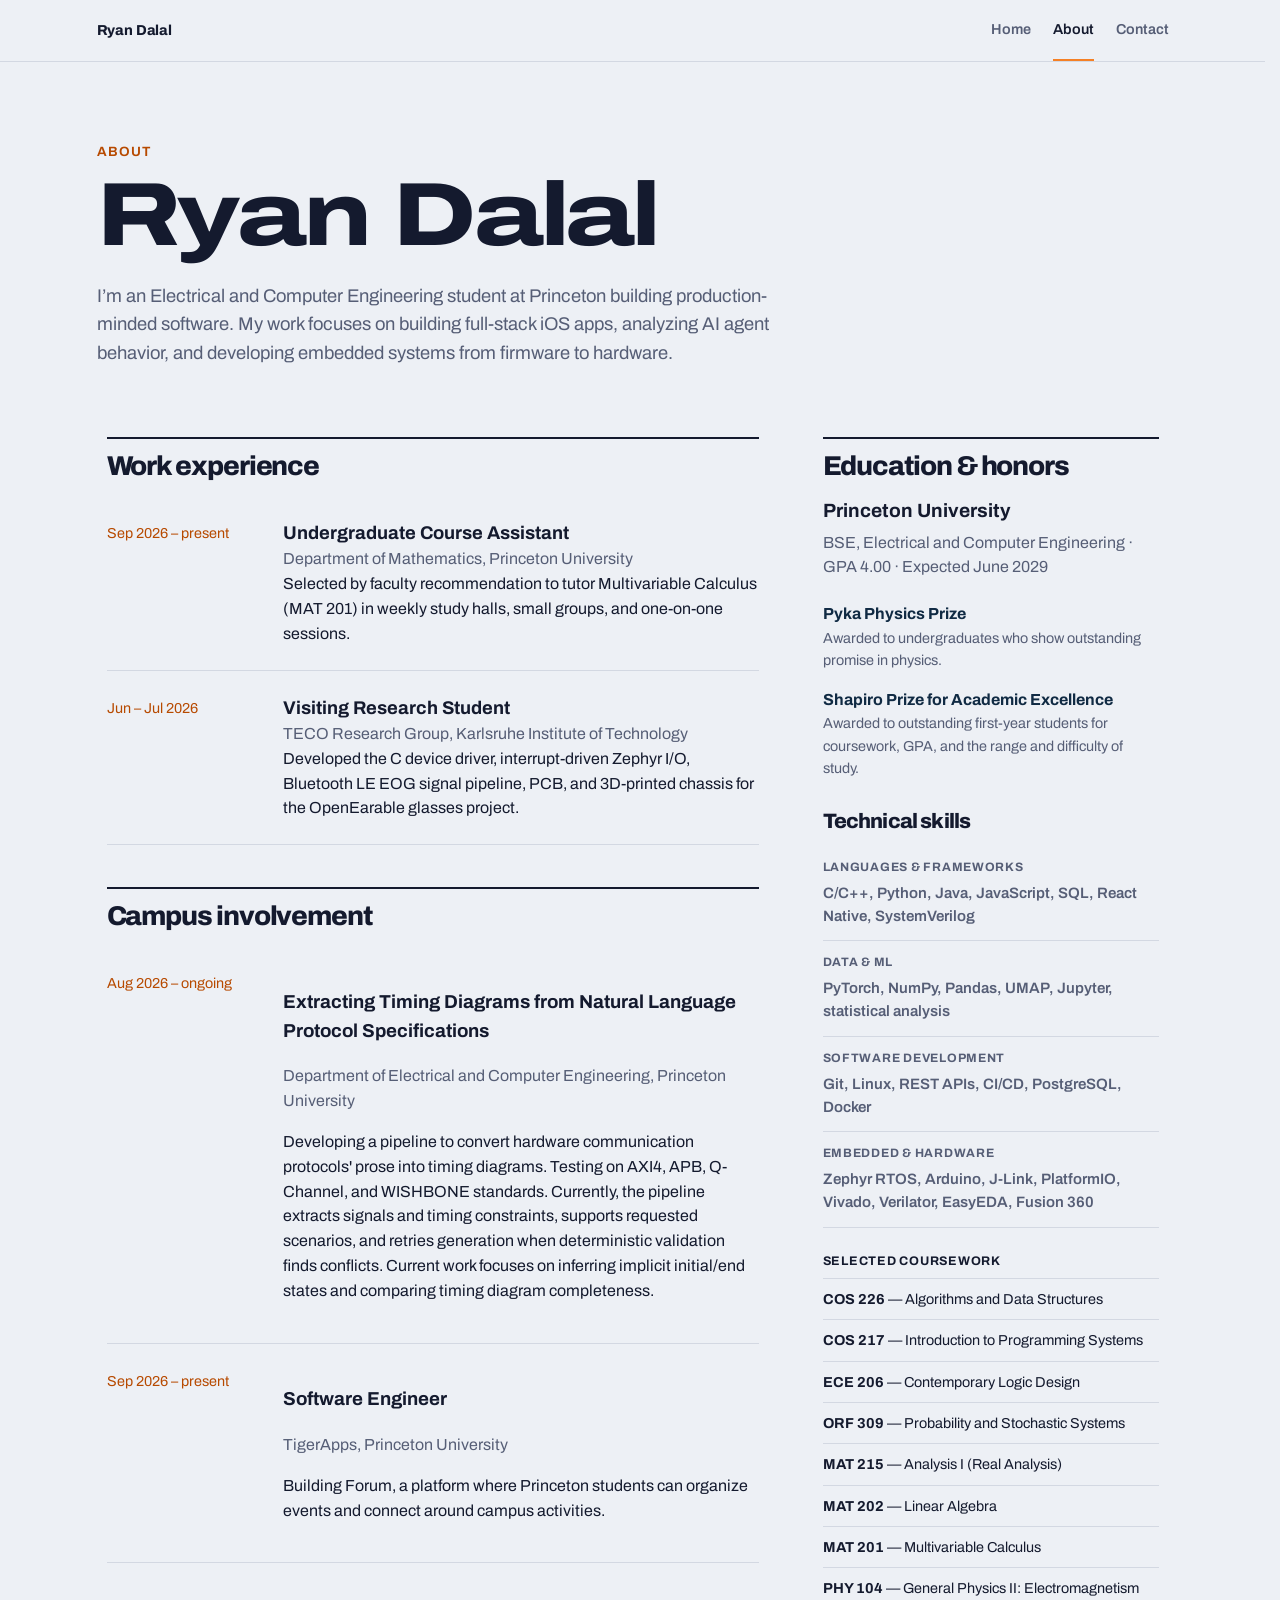
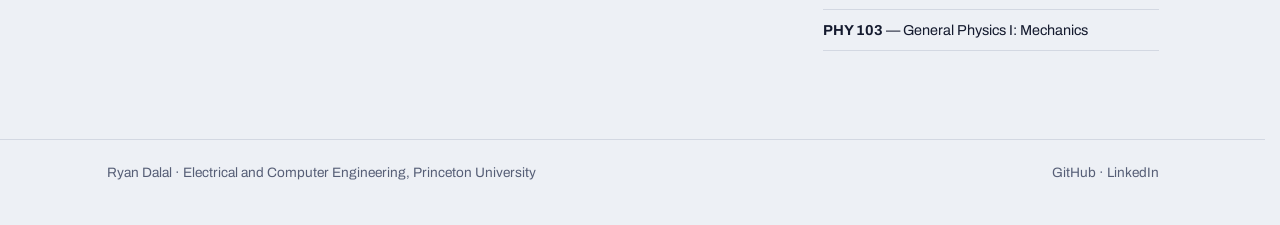
<file: about.html>
<!doctype html>
<html lang="en">
  <head>
    <meta charset="utf-8" />
    <meta name="viewport" content="width=device-width, initial-scale=1" />
    <title>About &mdash; Ryan Dalal</title>
    <link rel="preconnect" href="https://fonts.googleapis.com" />
    <link rel="preconnect" href="https://fonts.gstatic.com" crossorigin />
    <link
      rel="stylesheet"
      href="https://fonts.googleapis.com/css2?family=Archivo:ital,wdth,wght@0,62..125,100..900;1,62..125,100..900&display=swap"
    />
    <link rel="stylesheet" href="about.css" />
    <link rel="stylesheet" href="site-chrome.css" />
  </head>
  <body>
    <header class="topbar site-topbar">
      <div class="wrap">
        <a class="brand" href="index.html">Ryan Dalal</a>
        <nav aria-label="Primary navigation">
          <a href="index.html">Home</a
          ><a href="about.html" aria-current="page">About</a
          ><a href="contact.html">Contact</a>
        </nav>
      </div>
    </header>
    <header class="hero page-hero">
      <div class="site-page-width">
        <p class="eyebrow">About</p>
        <h1 class="display page-title">Ryan Dalal</h1>
        <p class="intro">
          I&rsquo;m an Electrical and Computer Engineering student at Princeton
          building production-minded software. My work focuses on building
          full-stack iOS apps, analyzing AI agent behavior, and developing
          embedded systems from firmware to hardware.
        </p>
      </div>
    </header>
    <main class="wrap">
      <div class="about-grid">
        <div>
          <section class="block history">
            <h2 class="display">Work experience</h2>
            <ul class="history-list">
              <li>
                <div class="when">Sep 2026 &ndash; present</div>
                <div>
                  <h3>Undergraduate Course Assistant</h3>
                  <p class="org">
                    Department of Mathematics, Princeton University
                  </p>
                  <p>
                    Selected by faculty recommendation to tutor Multivariable
                    Calculus (MAT 201) in weekly study halls, small groups, and
                    one-on-one sessions.
                  </p>
                </div>
              </li>
              <li>
                <div class="when">Jun &ndash; Jul 2026</div>
                <div>
                  <h3>Visiting Research Student</h3>
                  <p class="org">
                    TECO Research Group, Karlsruhe Institute of Technology
                  </p>
                  <p>
                    Developed the C device driver, interrupt-driven Zephyr I/O,
                    Bluetooth LE EOG signal pipeline, PCB, and 3D-printed
                    chassis for the OpenEarable glasses project.
                  </p>
                </div>
              </li>
            </ul>
          </section>
          <section class="block campus">
            <h2 class="display">Campus involvement</h2>
            <ul class="history-list">
              <li>
                <div class="when">Aug 2026 &ndash; ongoing</div>
                <div>
                  <h3>Extracting Timing Diagrams from Natural Language Protocol Specifications</h3>
                  <p class="org">
                    Department of Electrical and Computer Engineering, Princeton
                    University
                  </p>
                  <p>
                    Developing a pipeline to convert hardware communication
                    protocols' prose into timing diagrams. Testing on AXI4, APB,
                    Q-Channel, and WISHBONE standards. Currently, the pipeline
                    extracts signals and timing constraints, supports requested
                    scenarios, and retries generation when deterministic
                    validation finds conflicts. Current work focuses on
                    inferring implicit initial/end states and comparing timing
                    diagram completeness.
                  </p>
                </div>
              </li>
              <li>
                <div class="when">Sep 2026 &ndash; present</div>
                <div>
                  <h3>Software Engineer</h3>
                  <p class="org">TigerApps, Princeton University</p>
                  <p>
                    Building Forum, a platform where Princeton students can
                    organize events and connect around campus activities.
                  </p>
                </div>
              </li>
            </ul>
          </section>
        </div>
        <aside class="sidebar">
          <section class="block education">
            <h2 class="display">Education &amp; honors</h2>
            <h3>Princeton University</h3>
            <p>
              BSE, Electrical and Computer Engineering &middot; GPA 4.00
              &middot; Expected June 2029
            </p>
            <ul class="awards">
              <li>
                <strong>Pyka Physics Prize</strong
                ><span
                  >Awarded to undergraduates who show outstanding promise in
                  physics.</span
                >
              </li>
              <li>
                <strong>Shapiro Prize for Academic Excellence</strong
                ><span
                  >Awarded to outstanding first-year students for coursework,
                  GPA, and the range and difficulty of study.</span
                >
              </li>
            </ul>
            <h2 class="display skills-heading">Technical skills</h2>
            <div class="skills">
              <div class="skill">
                <h3>Languages &amp; frameworks</h3>
                <p>
                  C/C++, Python, Java, JavaScript, SQL, React Native,
                  SystemVerilog
                </p>
              </div>
              <div class="skill">
                <h3>Data &amp; ML</h3>
                <p>
                  PyTorch, NumPy, Pandas, UMAP, Jupyter, statistical analysis
                </p>
              </div>
              <div class="skill">
                <h3>Software development</h3>
                <p>Git, Linux, REST APIs, CI/CD, PostgreSQL, Docker</p>
              </div>
              <div class="skill">
                <h3>Embedded &amp; hardware</h3>
                <p>
                  Zephyr RTOS, Arduino, J-Link, PlatformIO, Vivado, Verilator,
                  EasyEDA, Fusion 360
                </p>
              </div>
            </div>
            <p class="course-label">Selected coursework</p>
            <ul class="coursework">
              <li>
                <strong>COS 226</strong> &mdash; Algorithms and Data Structures
              </li>
              <li>
                <strong>COS 217</strong> &mdash; Introduction to Programming
                Systems
              </li>
              <li>
                <strong>ECE 206</strong> &mdash; Contemporary Logic Design
              </li>
              <li>
                <strong>ORF 309</strong> &mdash; Probability and Stochastic
                Systems
              </li>
              <li>
                <strong>MAT 215</strong> &mdash; Analysis I (Real Analysis)
              </li>
              <li><strong>MAT 202</strong> &mdash; Linear Algebra</li>
              <li><strong>MAT 201</strong> &mdash; Multivariable Calculus</li>
              <li>
                <strong>PHY 104</strong> &mdash; General Physics II:
                Electromagnetism
              </li>
              <li>
                <strong>PHY 103</strong> &mdash; General Physics I: Mechanics
              </li>
            </ul>
          </section>
        </aside>
      </div>
    </main>
    <footer class="site-footer">
      <div class="wrap">
        <span
          >Ryan Dalal &middot; Electrical and Computer Engineering, Princeton
          University</span
        ><span
          ><a
            href="https://github.com/ryanadalal"
            target="_blank"
            rel="noopener"
            >GitHub</a
          >
          &middot;
          <a
            href="https://linkedin.com/in/ryanadalal"
            target="_blank"
            rel="noopener"
            >LinkedIn</a
          ></span
        >
      </div>
    </footer>
  </body>
</html>
</file>
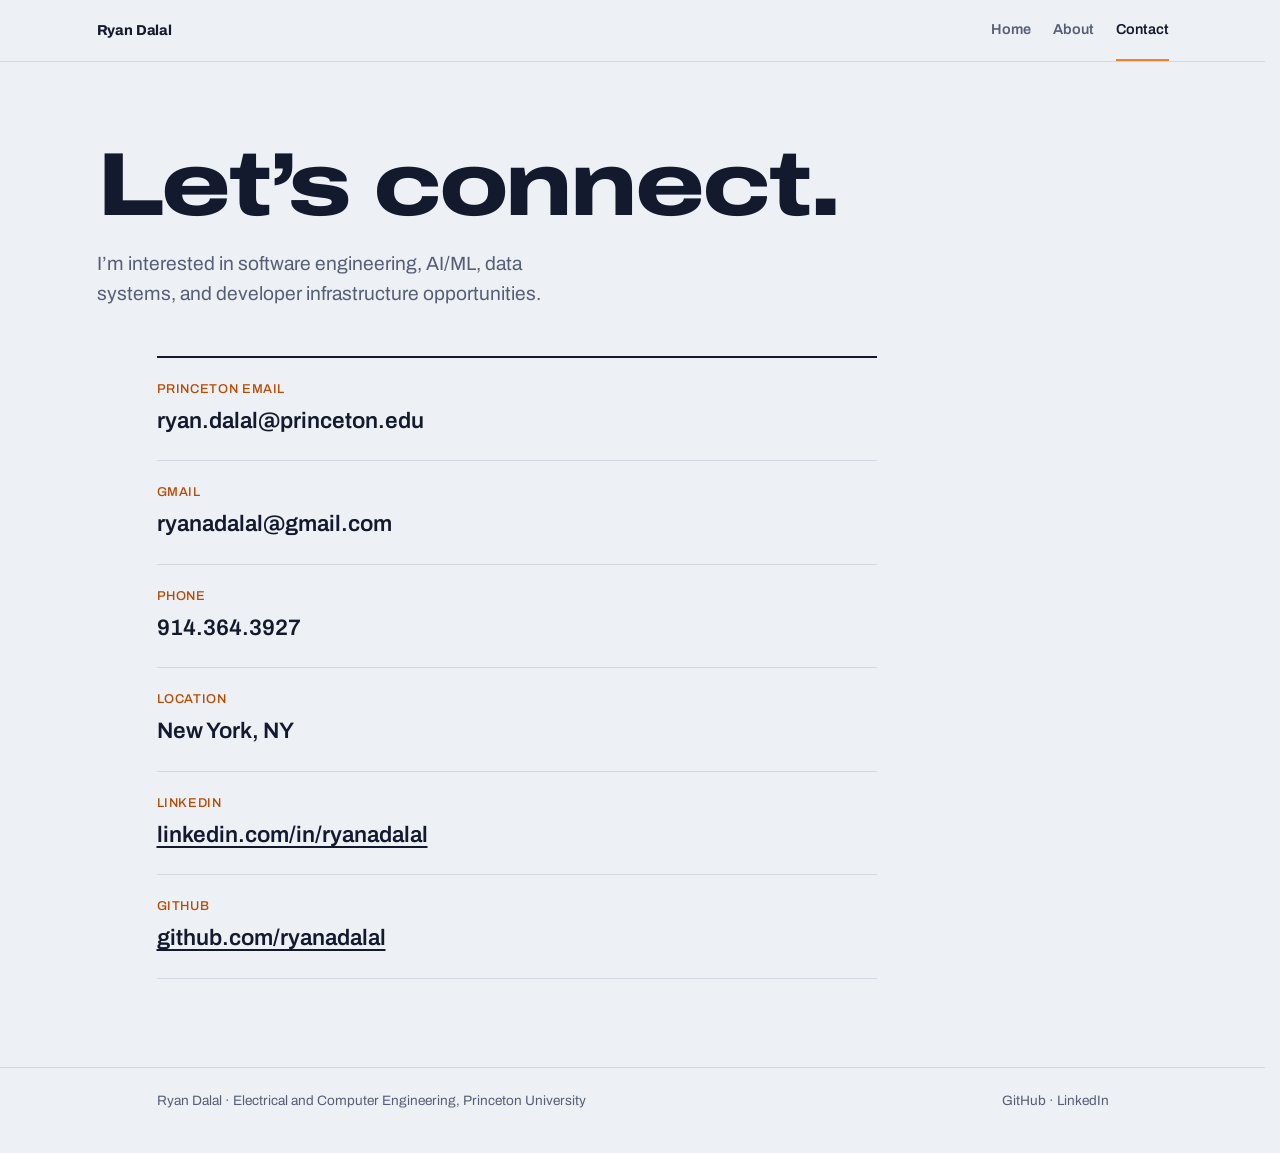
<file: contact.html>
<!doctype html>
<html lang="en">
  <head>
    <meta charset="utf-8" />
    <meta name="viewport" content="width=device-width, initial-scale=1" />
    <title>Contact &mdash; Ryan Dalal</title>
    <link rel="preconnect" href="https://fonts.googleapis.com" />
    <link rel="preconnect" href="https://fonts.gstatic.com" crossorigin />
    <link
      rel="stylesheet"
      href="https://fonts.googleapis.com/css2?family=Archivo:ital,wdth,wght@0,62..125,100..900;1,62..125,100..900&display=swap"
    />
    <link rel="stylesheet" href="contact.css" />
    <link rel="stylesheet" href="site-chrome.css" />
  </head>
  <body>
    <header class="topbar site-topbar">
      <div class="wrap">
        <a class="brand" href="index.html">Ryan Dalal</a>
        <nav aria-label="Primary navigation">
          <a href="index.html">Home</a><a href="about.html">About</a
          ><a href="contact.html" aria-current="page">Contact</a>
        </nav>
      </div>
    </header>
    <header class="hero page-hero">
      <div class="site-page-width">
        <h1 class="display page-title">Let&rsquo;s connect.</h1>
        <p>
          I&rsquo;m interested in software engineering, AI/ML, data systems, and
          developer infrastructure opportunities.
        </p>
      </div>
    </header>
    <main class="wrap">
      <div class="contact-list">
        <a href="mailto:ryan.dalal@princeton.edu"
          ><span>Princeton email</span><b>ryan.dalal@princeton.edu</b></a
        ><a href="mailto:ryanadalal@gmail.com"
          ><span>Gmail</span><b>ryanadalal@gmail.com</b></a
        ><a href="tel:+19143643927"><span>Phone</span><b>914.364.3927</b></a>
        <div><span>Location</span><b>New York, NY</b></div>
        <a
          href="https://linkedin.com/in/ryanadalal"
          target="_blank"
          rel="noopener"
          ><span>LinkedIn</span><b>linkedin.com/in/ryanadalal</b></a
        ><a href="https://github.com/ryanadalal" target="_blank" rel="noopener"
          ><span>GitHub</span><b>github.com/ryanadalal</b></a
        >
      </div>
    </main>
    <footer class="site-footer">
      <div class="wrap">
        <span
          >Ryan Dalal &middot; Electrical and Computer Engineering, Princeton
          University</span
        ><span
          ><a
            href="https://github.com/ryanadalal"
            target="_blank"
            rel="noopener"
            >GitHub</a
          >
          &middot;
          <a
            href="https://linkedin.com/in/ryanadalal"
            target="_blank"
            rel="noopener"
            >LinkedIn</a
          ></span
        >
      </div>
    </footer>
  </body>
</html>
</file>
<file: about.css>
:root {
  --ground: #edf0f5;
  --ink: #141a2e;
  --muted: #565e76;
  --rule: #d3d8e2;
  --signal: #102a43;
  --orange: #f58025;
  --orange-ink: #b74a00;
  --wrap: 1100px;
  font-family: Archivo, Arial, sans-serif;
  color: var(--ink);
  background: var(--ground);
}
* {
  box-sizing: border-box;
}
body {
  margin: 0;
  line-height: 1.55;
}
.wrap {
  max-width: var(--wrap);
  margin: auto;
  padding: 0 24px;
}
.topbar {
  padding: 14px 0;
  border-bottom: 1px solid var(--rule);
}
.topbar .wrap {
  display: flex;
  justify-content: space-between;
  align-items: center;
  gap: 16px;
  flex-wrap: wrap;
  font-size: 0.88rem;
}
.brand {
  color: var(--ink);
  font-weight: 750;
  letter-spacing: -0.01em;
  text-decoration: none;
}
.brand:hover {
  color: var(--signal);
}
.topbar nav {
  display: flex;
  gap: 20px;
  flex-wrap: wrap;
}
.topbar a,
a {
  color: inherit;
  text-underline-offset: 3px;
}
.topbar nav a {
  padding: 5px 0;
  border-bottom: 2px solid transparent;
  text-decoration: none;
}
.topbar nav a:hover {
  color: var(--signal);
}
.topbar nav a[aria-current="page"] {
  color: var(--ink);
  border-bottom-color: var(--signal);
}
.display {
  font-weight: 800;
  letter-spacing: -0.04em;
  line-height: 0.98;
}
.hero {
  padding: 62px 0 24px;
}
.eyebrow {
  margin: 0 0 9px;
  font-size: 0.84rem;
  font-weight: 650;
  letter-spacing: 0.08em;
  text-transform: uppercase;
  color: var(--orange-ink);
}
.hero h1 {
  margin: 0;
  font-size: clamp(3.5rem, 9vw, 7rem);
}
.intro {
  max-width: 63ch;
  margin: 22px 0 0;
  font-size: 1.15rem;
  color: var(--muted);
}
.about-grid {
  display: grid;
  grid-template-columns: minmax(0, 1.65fr) minmax(280px, 0.85fr);
  gap: 64px;
  margin-top: 42px;
}
.block {
  border-top: 2px solid var(--ink);
  padding-top: 14px;
}
.block h2 {
  margin: 0 0 16px;
  font-size: 1.7rem;
}
.history-list {
  list-style: none;
  padding: 0;
  margin: 0;
}
.history-list li {
  display: grid;
  grid-template-columns: 9.5rem minmax(0, 1fr);
  gap: 24px;
  padding: 23px 0;
  border-bottom: 1px solid var(--rule);
}
.when {
  padding-top: 3px;
  color: var(--orange-ink);
  font-size: 0.9rem;
}
.history h3 {
  margin: 0;
  font-size: 1.15rem;
}
.org {
  margin: 3px 0 10px;
  color: var(--muted);
}
.history p {
  margin: 0;
}
.campus {
  margin-top: 42px;
}
.sidebar {
  display: grid;
  align-content: start;
}
.education h3 {
  margin: 0;
  font-size: 1.2rem;
}
.education p {
  margin: 5px 0;
  color: var(--muted);
}
.skills-heading {
  margin: 32px 0 14px !important;
  font-size: 1.3rem !important;
}
.skills {
  display: grid;
  gap: 0;
}
.skill {
  padding: 12px 0;
  border-bottom: 1px solid var(--rule);
}
.skill h3 {
  margin: 0 0 5px;
  color: var(--muted);
  font-size: 0.76rem;
  letter-spacing: 0.06em;
  text-transform: uppercase;
}
.skill p {
  margin: 0;
  font-weight: 600;
  font-size: 0.94rem;
}
.course-label {
  margin: 24px 0 7px !important;
  color: var(--ink) !important;
  font-size: 0.78rem;
  font-weight: 700;
  letter-spacing: 0.06em;
  text-transform: uppercase;
}
.coursework {
  list-style: none;
  margin: 0;
  padding: 0;
  border-top: 1px solid var(--rule);
  font-size: 0.9rem;
}
.coursework li {
  padding: 9px 0;
  border-bottom: 1px solid var(--rule);
}
.coursework strong {
  color: var(--ink);
}
.awards {
  list-style: none;
  margin: 22px 0 0;
  padding: 0;
  display: grid;
  gap: 16px;
}
.awards strong {
  display: block;
  color: var(--signal);
}
.awards span {
  display: block;
  color: var(--muted);
  font-size: 0.9rem;
}
.site-footer {
  margin-top: 88px;
  padding: 22px 0 42px;
  border-top: 1px solid var(--rule);
  color: var(--muted);
  font-size: 0.85rem;
}
.site-footer .wrap {
  display: flex;
  justify-content: space-between;
  gap: 16px;
  flex-wrap: wrap;
}
.site-footer a {
  text-decoration: none;
}
.site-footer a:hover {
  color: var(--signal);
  text-decoration: underline;
}
@media (max-width: 760px) {
  .about-grid {
    grid-template-columns: 1fr;
    gap: 42px;
  }
  .history-list li {
    grid-template-columns: 1fr;
    gap: 6px;
  }
  .wrap {
    padding: 0 16px;
  }
  .topbar nav {
    gap: 14px;
  }
  .hero {
    padding-top: 50px;
  }
}
</file>
<file: site-chrome.css>
/* Shared site navigation: loaded after each page's local styles. */
html {
  scrollbar-gutter: stable;
}
body {
  margin: 0;
}

.site-topbar {
  height: 62px;
  padding: 0 !important;
  border-bottom: 1px solid var(--rule) !important;
}

.site-topbar .wrap {
  max-width: 1120px;
  width: 100%;
  min-height: 61px;
  padding-left: max(24px, env(safe-area-inset-left, 0px));
  padding-right: max(24px, env(safe-area-inset-right, 0px));
  display: flex;
  align-items: center;
  justify-content: space-between;
  gap: 20px;
  flex-wrap: wrap;
  font-size: 0.9rem !important;
}

.site-topbar .brand {
  color: var(--ink);
  font-weight: 750;
  letter-spacing: -0.01em;
  text-decoration: none;
}

.site-topbar .brand:hover {
  color: var(--orange-ink);
}

.site-topbar nav {
  display: flex;
  align-items: center;
  gap: 22px;
  flex-wrap: wrap;
  height: 61px;
}

.site-topbar nav a {
  display: inline-flex;
  align-items: center;
  height: 61px;
  padding: 0;
  border-bottom: 2px solid transparent;
  color: var(--muted);
  font-weight: 600;
  line-height: 1;
  text-decoration: none;
}

.site-topbar nav a:hover {
  color: var(--orange-ink);
}
.site-topbar nav a[aria-current="page"] {
  color: var(--ink);
  border-bottom-color: var(--orange);
}

/* Contact values stay clean; external profile destinations remain visibly linked. */
.contact-list b {
  text-decoration: none !important;
}
.contact-list a[href*="linkedin"] b,
.contact-list a[href*="github"] b {
  text-decoration: underline !important;
  text-decoration-thickness: 1px;
  text-underline-offset: 4px;
}

.page-title {
  margin: 0;
  font-size: clamp(3.1rem, 7vw, 5.7rem) !important;
  font-family: Archivo, Arial, sans-serif !important;
  font-variation-settings: "wdth" 125 !important;
  font-weight: 800 !important;
  letter-spacing: -0.035em !important;
  line-height: 0.98 !important;
}

.page-hero {
  padding: clamp(52px, 7vw, 80px) 0 28px !important;
}

.site-page-width {
  width: 100%;
  max-width: 1120px;
  margin: 0 auto;
  padding-left: max(24px, env(safe-area-inset-left, 0px));
  padding-right: max(24px, env(safe-area-inset-right, 0px));
}

@media (max-width: 480px) {
  .site-topbar {
    height: auto;
  }
  .site-topbar .wrap {
    min-height: 61px;
    gap: 14px;
    padding-left: max(16px, env(safe-area-inset-left, 0px));
    padding-right: max(16px, env(safe-area-inset-right, 0px));
  }
  .site-topbar nav {
    height: auto;
    gap: 16px;
  }
  .site-topbar nav a {
    height: 40px;
  }
  .site-page-width {
    padding-left: max(16px, env(safe-area-inset-left, 0px));
    padding-right: max(16px, env(safe-area-inset-right, 0px));
  }
}
</file>
<file: contact.css>
:root {
  --ground: #edf0f5;
  --ink: #141a2e;
  --muted: #565e76;
  --rule: #d3d8e2;
  --signal: #102a43;
  --orange: #f58025;
  --orange-ink: #b74a00;
  --wrap: 1000px;
  font-family: Archivo, Arial, sans-serif;
  color: var(--ink);
  background: var(--ground);
}
* {
  box-sizing: border-box;
}
body {
  margin: 0;
  line-height: 1.55;
}
.wrap {
  max-width: var(--wrap);
  margin: auto;
  padding: 0 24px;
}
.topbar {
  padding: 14px 0;
  border-bottom: 1px solid var(--rule);
}
.topbar .wrap {
  display: flex;
  justify-content: space-between;
  align-items: center;
  gap: 16px;
  flex-wrap: wrap;
  font-size: 0.88rem;
}
.brand {
  color: var(--ink);
  font-weight: 750;
  letter-spacing: -0.01em;
  text-decoration: none;
}
.topbar a,
a {
  color: inherit;
  text-underline-offset: 3px;
}
.brand:hover {
  color: var(--signal);
}
.topbar nav {
  display: flex;
  gap: 20px;
  flex-wrap: wrap;
}
.topbar nav a {
  padding: 5px 0;
  border-bottom: 2px solid transparent;
  text-decoration: none;
}
.topbar nav a:hover {
  color: var(--signal);
}
.topbar nav a[aria-current="page"] {
  color: var(--ink);
  border-bottom-color: var(--signal);
}
.display {
  font-weight: 800;
  letter-spacing: -0.035em;
  line-height: 0.98;
}
.hero {
  padding: 74px 0 36px;
}
.hero h1 {
  font-size: clamp(3.5rem, 9vw, 7rem);
  margin: 0;
}
.hero p {
  max-width: 42ch;
  font-size: 1.2rem;
  color: var(--muted);
}
.contact-list {
  display: grid;
  gap: 0;
  max-width: 720px;
  border-top: 2px solid var(--ink);
}
.contact-list a,
.contact-list div {
  padding: 22px 0;
  border-bottom: 1px solid var(--rule);
  font-size: clamp(1.1rem, 1rem + 0.5vw, 1.45rem);
  font-weight: 600;
  text-decoration: none;
}
.contact-list span {
  display: block;
  margin-bottom: 4px;
  font-size: 0.8rem;
  text-transform: uppercase;
  letter-spacing: 0.05em;
  color: var(--orange-ink);
  font-weight: 500;
  text-decoration: none;
}
.contact-list b {
  font-weight: 600;
  text-decoration: underline;
  text-decoration-thickness: 1px;
  text-underline-offset: 4px;
}
.site-footer {
  margin-top: 88px;
  padding: 22px 0 42px;
  border-top: 1px solid var(--rule);
  color: var(--muted);
  font-size: 0.85rem;
}
.site-footer .wrap {
  display: flex;
  justify-content: space-between;
  gap: 16px;
  flex-wrap: wrap;
}
.site-footer a {
  text-decoration: none;
}
.site-footer a:hover {
  color: var(--signal);
  text-decoration: underline;
}
@media (max-width: 480px) {
  .wrap {
    padding: 0 16px;
  }
  .topbar nav {
    gap: 14px;
  }
  .hero {
    padding-top: 52px;
  }
}
</file>
